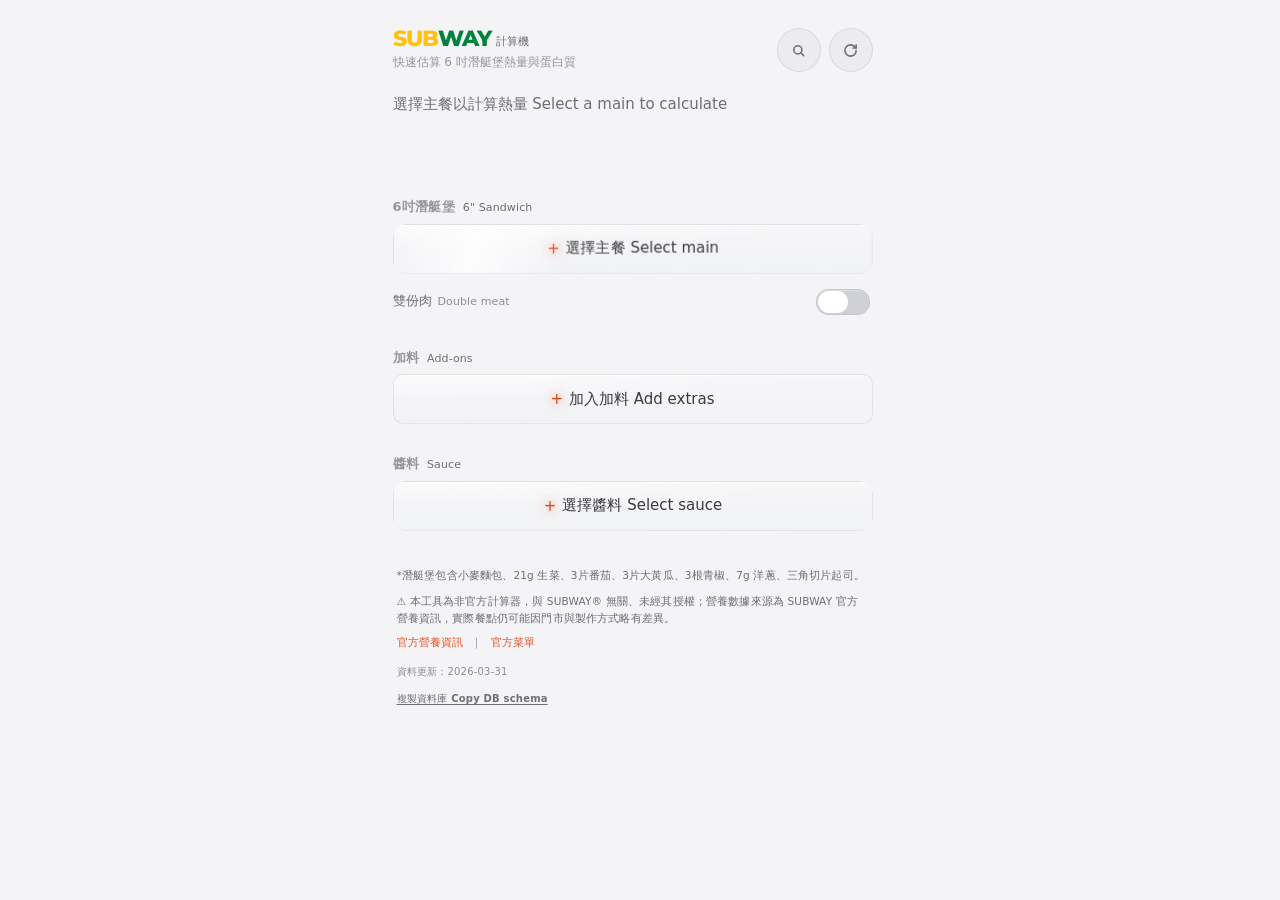
<file: index.html>
<!DOCTYPE html>
<html lang="zh-Hant">
<head>

<meta charset="UTF-8">
<meta name="viewport" content="width=device-width, initial-scale=1, viewport-fit=cover">
<title>Subway calculator</title>
<meta name="description" content="快速估算 6 吋 Subway 潛艇堡熱量與蛋白質的非官方計算器。">

<link rel="icon" href="./favicon.png" type="image/png" />
<link rel="apple-touch-icon" href="./icon-pwa.png" />

<link href="https://fonts.googleapis.com/css2?family=Montserrat:wght@600;700;800&display=swap" rel="stylesheet">
<link rel="stylesheet" href="styles.css?v=20260909f">
</head>

<body>

<main class="app-shell">
<header class="app-header">
  <div>
    <h1 class="logo">
      <span class="sub">SUB</span><span class="way">WAY</span>
      <span class="title-sub">計算機</span>
    </h1>
    <p class="app-tagline">快速估算 6 吋潛艇堡熱量與蛋白質</p>
  </div>
  <div class="top-actions">
    <button type="button" class="icon-symbol-btn" id="historyBtn" aria-label="歷史紀錄 History" title="歷史紀錄 History" onclick="openHistory()" style="display:none;">
      <svg class="icon-symbol-btn__icon" viewBox="0 0 24 24" fill="none" stroke="currentColor" stroke-width="2.5" stroke-linecap="round" stroke-linejoin="round" aria-hidden="true">
        <path d="M3 12a9 9 0 1 0 3-6.7L3 8"/>
        <path d="M3 3v5h5"/>
        <path d="M12 7.5V12l3 1.8"/>
      </svg>
    </button>
    <button type="button" class="icon-symbol-btn" aria-label="搜尋 Search" title="搜尋 Search" onclick="openQuickSearch()">
      <svg class="icon-symbol-btn__icon" viewBox="0 0 24 24" fill="none" stroke="currentColor" stroke-width="2.5" stroke-linecap="round" stroke-linejoin="round" aria-hidden="true">
        <circle cx="11" cy="11" r="6.5"/>
        <line x1="15.7" y1="15.7" x2="20.2" y2="20.2"/>
      </svg>
    </button>
    <button type="button" class="reset-btn" aria-label="重設 Reset" title="重設 Reset" onclick="resetAll()">
      <svg class="reset-btn__icon" viewBox="0 0 24 24" fill="none" stroke="currentColor" stroke-width="2.5" stroke-linecap="round" stroke-linejoin="round" aria-hidden="true">
        <path d="M21 12a9 9 0 1 1-9-9c2.52 0 4.93 1 6.74 2.74L21 8"/>
        <path d="M21 3v5h-5"/>
      </svg>
    </button>
  </div>
</header>

<div class="hero-result" id="heroResult">
  <div class="hero-empty-state" id="heroEmptyState">選擇主餐以計算熱量 Select a main to calculate</div>
  <div class="hero-stats" id="heroStats" style="display:none;">
    <div class="hero-numbers" aria-live="polite" aria-atomic="true">
      <div class="hero-cal-row">
        <span class="hero-cal-val" id="heroCalVal">0</span><span class="hero-cal-unit">kcal</span>
      </div>
      <div class="hero-protein-row">
        <span class="hero-protein-val" id="heroProVal">0</span><span class="hero-protein-label">g 蛋白質</span><span class="hero-efficiency" id="heroEfficiency"></span>
      </div>
    </div>
    <div class="hero-actions">
      <button id="copyShareBtn" class="hero-action-btn hero-action-btn--primary" type="button" aria-label="複製結果 Copy result" title="複製結果 Copy result" onclick="copyResultSummary()">
        <span class="copy-icon-swap">
          <svg class="hero-btn-icon copy-icon-stack" viewBox="0 0 24 24" fill="none" aria-hidden="true">
            <rect x="9" y="9" width="10" height="10" rx="2" stroke="currentColor" stroke-width="2" stroke-linecap="round" stroke-linejoin="round"/>
            <path d="M5 15V5a2 2 0 0 1 2-2h10" stroke="currentColor" stroke-width="2" stroke-linecap="round"/>
          </svg>
          <svg class="hero-btn-icon copy-icon-check" viewBox="0 0 24 24" fill="none" aria-hidden="true">
            <path d="M5 12.5l4.5 4.5L19 7.5" stroke="currentColor" stroke-width="2.4" stroke-linecap="round" stroke-linejoin="round"/>
          </svg>
        </span>
      </button>
      <button id="saveComboBtn" class="hero-action-btn result-save-btn" type="button" aria-label="收藏 Save" title="收藏 Save" onclick="saveCurrentComboFromResult()">
        <svg class="hero-btn-icon" viewBox="0 0 24 24" fill="none" aria-hidden="true">
          <path class="hero-heart-path" stroke="currentColor" stroke-width="2" stroke-linecap="round" stroke-linejoin="round" d="M12 21.35l-1.45-1.32C5.4 15.36 2 12.28 2 8.5 2 5.42 4.42 3 7.5 3c1.74 0 3.41.81 4.5 2.09C13.09 3.81 14.76 3 16.5 3 19.58 3 22 5.42 22 8.5c0 3.78-3.4 6.86-8.55 11.54L12 21.35z"/>
        </svg>
      </button>
    </div>
  </div>
</div>

<div class="builder-panel">

<!-- 主餐 -->
<section class="option-section option-section-main">
<div class="section-head section-head-main">
<div class="section-head-inline">
  <span class="section-title">6吋潛艇堡</span>
  <span class="section-subtitle section-subtitle-inline">6" Sandwich</span>
</div>
</div>
<div id="mainPickerRow" class="section-picker-top">
  <div id="mainPicker" class="picker-field picker-field--placeholder picker-field--plus" role="button" tabindex="0" onclick="openMainPicker()">
    選擇主餐 Select main
  </div>
</div>
<select id="main" onchange="calc()" style="display:none;"></select>
<div class="section-toggle-wrap section-toggle-under">
  <span class="double-meat-label">雙份肉 <span>Double meat</span></span>
  <input type="checkbox" id="double" onchange="calc()"
    onclick="event.stopPropagation()"
    ontouchstart="event.stopPropagation()">
</div>
</section>

<!-- 加料 -->
<section class="option-section">
<div class="section-head section-head-main">
  <div class="section-head-inline">
    <span class="section-title">加料</span>
    <span id="addonLabel" class="section-subtitle section-subtitle-inline">Add-ons</span>
  </div>
</div>
<div id="addonList" style="min-height:0;"></div>
<div id="addonEmptyPicker" class="picker-field picker-field--placeholder picker-field--plus section-picker-top" role="button" tabindex="0" onclick="openAddonPicker(addonActiveGroup)">
  加入加料 Add extras
</div>
<div id="addonSwipeHint" class="swipe-hint" style="display:none;">左滑刪除 Swipe to delete</div>
</section>

<!-- 醬料 -->
<section class="option-section">
<div class="section-head section-head-main">
  <div class="section-head-inline">
    <span class="section-title">醬料</span>
    <span class="section-subtitle section-subtitle-inline">Sauce</span>
  </div>
</div>
<div id="sauce1Row" class="section-picker-top">
  <div id="sauce1Picker" class="picker-field picker-field-fill picker-field--placeholder picker-field--plus" role="button" tabindex="0" onclick="openSauce1Picker()">
    選擇醬料 Select sauce
  </div>
  <span class="sauce-row-kcal" data-role="sauce-kcal" hidden><span data-role="sauce-kcal-num">0</span> kcal<span class="sauce-half-badge" data-role="sauce-half-badge" hidden>½</span></span>
</div>
<input type="hidden" id="sauce1" value="">
  <div id="sauce2EmptyPicker" class="picker-field picker-field--placeholder picker-field--plus stack-gap" role="button" tabindex="0" onclick="addSauce2()" style="display:none;">
    加第二種醬 Add second sauce
  </div>
  <div id="sauce2List" class="stack-gap"></div>
  <div id="sauceSwipeHint" class="swipe-hint" style="display:none;">左滑刪除 Swipe to delete</div>
</section>

<div id="disclaimerDetail" class="footer-detail footer-detail-static">
  <p class="footer-line">*潛艇堡包含小麥麵包、21g 生菜、3片番茄、3片大黃瓜、3根青椒、7g 洋蔥、三角切片起司。</p>
  <p class="footer-line">⚠️ 本工具為非官方計算器，與 SUBWAY® 無關、未經其授權；營養數據來源為 SUBWAY 官方營養資訊，實際餐點仍可能因門市與製作方式略有差異。</p>
  <p class="footer-links">
    <a href="https://subway.com.tw/GoWeb2/include/meals-nutrition.html" target="_blank" rel="noopener noreferrer" class="footer-inline-link">官方營養資訊</a>
    <span class="footer-link-sep">｜</span>
    <a href="https://subway.com.tw/GoWeb2/include/index.php?Page=1&Cate02=%E6%BD%9B%E8%89%87%E5%A0%A1" target="_blank" rel="noopener noreferrer" class="footer-inline-link">官方菜單</a>
  </p>
  <p class="footer-version">資料更新：2026-03-31</p>
  <button type="button" id="exportDbBtn" class="footer-export-btn" onclick="copyDatabaseSchema()"><svg class="footer-export-check" viewBox="0 0 24 24" fill="none" aria-hidden="true"><path d="M5 12.5l4.5 4.5L19 7.5" stroke="currentColor" stroke-width="2.8" stroke-linecap="round" stroke-linejoin="round"/></svg><span class="footer-export-label" id="exportDbLabel">複製資料庫 Copy DB schema</span></button>
</div>
</div>

<!-- 結果 -->
<div class="result" id="result" aria-live="polite"></div>
</main>

<div id="addonModal" class="sheet-modal" role="dialog" aria-modal="true" aria-labelledby="addonModalTitle">
  <div class="sheet-panel" tabindex="-1">
    <div class="sheet-grabber-wrap" aria-hidden="true"><div class="sheet-grabber"></div></div>
    <div id="addonModalTitle" class="modal-panel-title">選擇加料 Select Add-ons</div>
    <div id="addonCategoriesWrapper" class="modal-categories-wrapper">
      <div id="addonModalCategories" class="modal-categories"></div>
    </div>
    <input id="addonSearch" class="modal-search-input" type="text" placeholder="Search" autocomplete="off" oninput="renderAddonItems(addonActiveGroup)">
    <div id="addonItems" class="modal-items"></div>
  </div>
</div>
<div id="mainModal" class="sheet-modal" role="dialog" aria-modal="true" aria-labelledby="mainModalTitle">
  <div class="sheet-panel" tabindex="-1">
    <div class="sheet-grabber-wrap" aria-hidden="true"><div class="sheet-grabber"></div></div>
    <div id="mainModalTitle" class="modal-panel-title">選擇主餐 Select Main</div>
    <div id="mainCategoriesWrapper" class="modal-categories-wrapper">
      <div id="mainModalCategories" class="modal-categories"></div>
    </div>
    <input id="mainSearch" class="modal-search-input" type="text" placeholder="Search" autocomplete="off" oninput="renderMainItems(mainActiveGroup)">
    <div id="mainItems" class="modal-items"></div>
  </div>
</div>
<div id="sauceModal" class="sheet-modal" role="dialog" aria-modal="true" aria-labelledby="sauceModalTitle">
  <div class="sheet-panel" tabindex="-1">
    <div class="sheet-grabber-wrap" aria-hidden="true"><div class="sheet-grabber"></div></div>
    <div id="sauceModalTitle" class="modal-panel-title">選擇醬料 Select Sauce</div>
    <div id="sauceItems" class="modal-items"></div>
  </div>
</div>
<div id="historyModal" class="sheet-modal" role="dialog" aria-modal="true" aria-labelledby="historyModalTitle">
  <div class="sheet-panel" tabindex="-1">
    <div class="sheet-grabber-wrap" aria-hidden="true"><div class="sheet-grabber"></div></div>
    <div class="modal-head-row">
      <div id="historyModalTitle" class="modal-panel-title">歷史紀錄 History</div>
      <button type="button" id="historyClearBtn" class="modal-clear-btn" onclick="clearHistory()">清除 Clear</button>
    </div>
    <div id="historyItems" class="modal-items"></div>
  </div>
</div>
<div id="quickSearchModal" class="sheet-modal" role="dialog" aria-modal="true" aria-labelledby="quickSearchModalTitle">
  <div class="sheet-panel" tabindex="-1">
    <div class="sheet-grabber-wrap" aria-hidden="true"><div class="sheet-grabber"></div></div>
    <div id="quickSearchModalTitle" class="modal-panel-title">快速搜尋 Quick Search</div>
    <input id="quickSearchInput" class="modal-search-input" type="text" placeholder="Search" autocomplete="off" oninput="renderQuickSearchItems()">
    <div id="quickSearchItems" class="modal-items"></div>
  </div>
</div>
<script src="app.js?v=20260909f"></script>
</body>
</html>
</file>
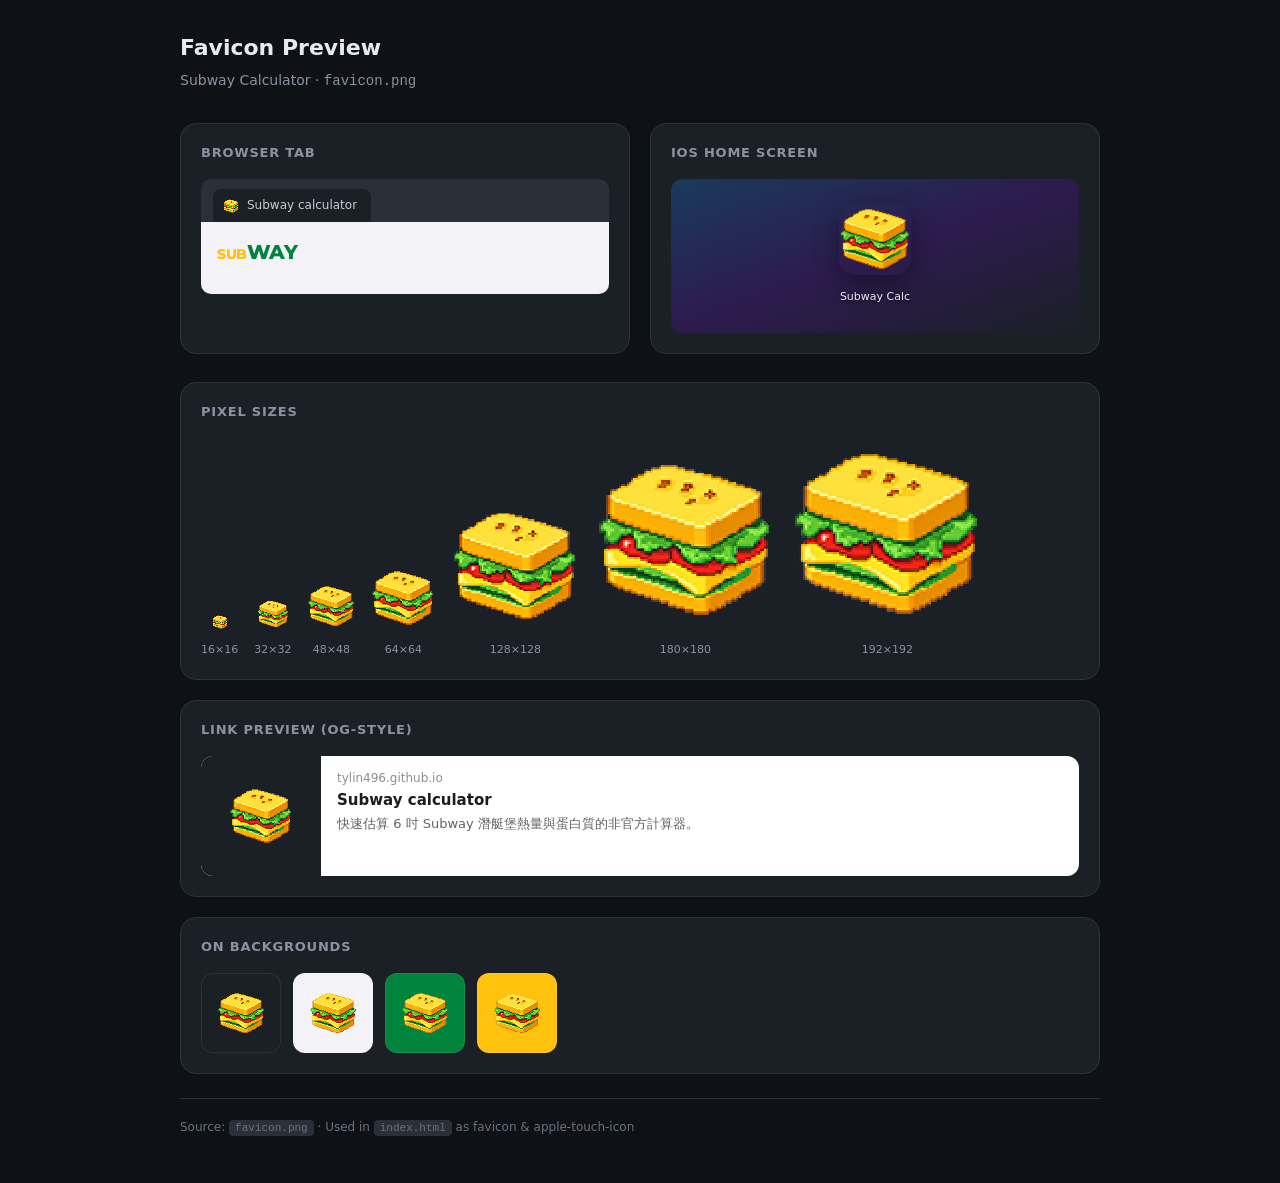
<file: preview.html>
<!DOCTYPE html>
<html lang="zh-Hant">
<head>
  <meta charset="UTF-8">
  <meta name="viewport" content="width=device-width, initial-scale=1">
  <title>Icon Preview — Subway Calculator</title>
  <link href="https://fonts.googleapis.com/css2?family=Montserrat:wght@600;700;800&display=swap" rel="stylesheet">
  <style>
    * { box-sizing: border-box; margin: 0; padding: 0; }
    body {
      font-family: -apple-system, BlinkMacSystemFont, "SF Pro Text", system-ui, sans-serif;
      background: #0e1116;
      color: #e8eaed;
      min-height: 100vh;
      padding: 32px 20px 48px;
      line-height: 1.45;
    }
    .wrap { max-width: 920px; margin: 0 auto; }
    h1 {
      font-size: 22px;
      font-weight: 700;
      margin-bottom: 6px;
    }
    .sub {
      color: #8b93a1;
      font-size: 14px;
      margin-bottom: 32px;
    }
    .grid {
      display: grid;
      grid-template-columns: repeat(auto-fit, minmax(260px, 1fr));
      gap: 20px;
      margin-bottom: 28px;
    }
    .card {
      background: #1b1f26;
      border: 1px solid #2d333d;
      border-radius: 16px;
      padding: 20px;
      overflow: hidden;
    }
    .card h2 {
      font-size: 13px;
      font-weight: 600;
      text-transform: uppercase;
      letter-spacing: 0.06em;
      color: #8b93a1;
      margin-bottom: 16px;
    }
    /* Browser tab */
    .browser {
      background: #2a2f38;
      border-radius: 10px 10px 0 0;
      padding: 10px 12px 0;
    }
    .tab {
      display: inline-flex;
      align-items: center;
      gap: 8px;
      background: #1b1f26;
      border-radius: 8px 8px 0 0;
      padding: 8px 14px 8px 10px;
      font-size: 12px;
      color: #c8cdd4;
      max-width: 100%;
    }
    .tab img {
      width: 16px;
      height: 16px;
      image-rendering: pixelated;
      flex-shrink: 0;
    }
    .tab span {
      white-space: nowrap;
      overflow: hidden;
      text-overflow: ellipsis;
    }
    .browser-body {
      background: #f2f2f7;
      border-radius: 0 0 10px 10px;
      padding: 16px;
      min-height: 72px;
    }
    .mini-logo {
      font-family: Montserrat, sans-serif;
      font-weight: 800;
      font-size: 20px;
      letter-spacing: -0.5px;
    }
    .mini-logo .sub { color: #ffc20e; }
    .mini-logo .way { color: #00843d; }
    /* iOS home screen */
    .ios-wall {
      background: linear-gradient(160deg, #1a3a5c 0%, #2d1b4e 50%, #1b1f26 100%);
      border-radius: 12px;
      padding: 24px 20px 28px;
      text-align: center;
    }
    .ios-icon {
      width: 72px;
      height: 72px;
      border-radius: 16px;
      box-shadow: 0 8px 24px rgba(0,0,0,0.35);
      margin: 0 auto 8px;
    }
    .ios-label {
      font-size: 11px;
      color: rgba(255,255,255,0.92);
      text-shadow: 0 1px 3px rgba(0,0,0,0.5);
    }
    /* Size grid */
    .sizes {
      display: flex;
      flex-wrap: wrap;
      gap: 16px;
      align-items: flex-end;
    }
    .size-item {
      text-align: center;
    }
    .size-item img {
      display: block;
      margin: 0 auto 6px;
      image-rendering: pixelated;
      border-radius: 4px;
    }
    .size-item span {
      font-size: 11px;
      color: #8b93a1;
    }
    /* OG / share card */
    .og-card {
      display: flex;
      background: #fff;
      border-radius: 12px;
      overflow: hidden;
      max-width: 100%;
    }
    .og-thumb {
      width: 120px;
      min-height: 120px;
      background: #1b1f26;
      display: flex;
      align-items: center;
      justify-content: center;
      flex-shrink: 0;
    }
    .og-thumb img {
      width: 64px;
      height: 64px;
      image-rendering: pixelated;
    }
    .og-text {
      padding: 14px 16px;
      color: #1c1c1e;
      min-width: 0;
    }
    .og-text .domain {
      font-size: 12px;
      color: #8e8e93;
      text-transform: lowercase;
    }
    .og-text .title {
      font-size: 15px;
      font-weight: 600;
      margin: 4px 0;
      line-height: 1.3;
    }
    .og-text .desc {
      font-size: 13px;
      color: #636366;
      display: -webkit-box;
      -webkit-line-clamp: 2;
      -webkit-box-orient: vertical;
      overflow: hidden;
    }
    /* Background swatches */
    .swatches {
      display: flex;
      gap: 12px;
      flex-wrap: wrap;
    }
    .swatch {
      width: 80px;
      height: 80px;
      border-radius: 12px;
      display: flex;
      align-items: center;
      justify-content: center;
      border: 1px solid rgba(255,255,255,0.08);
    }
    .swatch img {
      width: 48px;
      height: 48px;
      image-rendering: pixelated;
    }
    .swatch--dark { background: #1b1f26; }
    .swatch--light { background: #f2f2f7; }
    .swatch--green { background: #00843d; }
    .swatch--yellow { background: #ffc20e; }
    .meta {
      margin-top: 24px;
      padding-top: 20px;
      border-top: 1px solid #2d333d;
      font-size: 12px;
      color: #6b7280;
    }
    .meta code {
      background: #2a2f38;
      padding: 2px 6px;
      border-radius: 4px;
      font-size: 11px;
    }
  </style>
</head>
<body>
  <div class="wrap">
    <h1>Favicon Preview</h1>
    <p class="sub">Subway Calculator · <code>favicon.png</code></p>

    <div class="grid">
      <section class="card">
        <h2>Browser tab</h2>
        <div class="browser">
          <div class="tab">
            <img src="favicon.png" alt="" width="16" height="16">
            <span>Subway calculator</span>
          </div>
        </div>
        <div class="browser-body">
          <p class="mini-logo"><span class="sub">SUB</span><span class="way">WAY</span></p>
        </div>
      </section>

      <section class="card">
        <h2>iOS home screen</h2>
        <div class="ios-wall">
          <img class="ios-icon" src="favicon.png" alt="Subway Calc" width="180" height="180">
          <p class="ios-label">Subway Calc</p>
        </div>
      </section>
    </div>

    <section class="card" style="margin-bottom: 20px;">
      <h2>Pixel sizes</h2>
      <div class="sizes" id="sizes"></div>
    </section>

    <section class="card" style="margin-bottom: 20px;">
      <h2>Link preview (OG-style)</h2>
      <div class="og-card">
        <div class="og-thumb">
          <img src="favicon.png" alt="" width="64" height="64">
        </div>
        <div class="og-text">
          <div class="domain">tylin496.github.io</div>
          <div class="title">Subway calculator</div>
          <p class="desc">快速估算 6 吋 Subway 潛艇堡熱量與蛋白質的非官方計算器。</p>
        </div>
      </div>
    </section>

    <section class="card">
      <h2>On backgrounds</h2>
      <div class="swatches">
        <div class="swatch swatch--dark"><img src="favicon.png" alt="" width="48" height="48"></div>
        <div class="swatch swatch--light"><img src="favicon.png" alt="" width="48" height="48"></div>
        <div class="swatch swatch--green"><img src="favicon.png" alt="" width="48" height="48"></div>
        <div class="swatch swatch--yellow"><img src="favicon.png" alt="" width="48" height="48"></div>
      </div>
    </section>

    <p class="meta">
      Source: <code>favicon.png</code> · Used in <code>index.html</code> as favicon &amp; apple-touch-icon
    </p>
  </div>

  <script>
    const sizes = [16, 32, 48, 64, 128, 180, 192];
    const el = document.getElementById('sizes');
    sizes.forEach(px => {
      const item = document.createElement('div');
      item.className = 'size-item';
      item.innerHTML = `<img src="favicon.png" width="${px}" height="${px}" alt="${px}×${px}"><span>${px}×${px}</span>`;
      el.appendChild(item);
    });
  </script>
</body>
</html>
</file>
<file: styles.css>
:root {
  /* Shared with foodbook/LiftOS — see liftos src/shared/styles/tokens.css.
     Kept as the single reskin source; every color below either equals one
     of these or is derived from it, so this app now reads as the same
     design system as the other two, not a same-hue coincidence. */
  --bg: #f4f4f6;
  --bg-card: #ffffff;
  --bg-soft: #ebebf0;
  --ink: #1d1d1f;
  --ink-2: #3a3a3c;
  --ink-3: #6e6e73;
  --ink-4: #8e8e93;
  --rule: rgba(60, 60, 67, .1);
  --rule-strong: rgba(60, 60, 67, .2);
  --accent: #ec5122;
  --accent-strong: #cf491a;
  --good: #2fb24d;
  --bad: #ff383c;
  --scrim-bg: rgba(0, 0, 0, .34);
  --scrim-blur: blur(16px);
  --font-ui: -apple-system, BlinkMacSystemFont, "SF Pro Text", "SF Pro Display", system-ui, sans-serif;
  --radius-card: 14px;
  --radius-sm: 10px;
  --radius-pill: 999px;
  --card-shadow: 0 1px 1px rgba(17, 24, 39, .04), 0 4px 10px -2px rgba(17, 24, 39, .05),
    0 12px 28px -8px rgba(17, 24, 39, .07), 0 28px 60px -32px rgba(17, 24, 39, .09),
    inset 0 1px 0 rgba(255, 255, 255, .92);

  /* Local aliases — every existing rule below keeps referencing these names;
     only their values point at the shared tokens above, so the whole file's
     cascade (incl. the dark-mode / prefers-* overrides further down) recolors
     without touching each individual rule. */
  --ios-green-btn: var(--accent-strong);
  --ios-green-on: #fff5f0;
  --kcal-muted: var(--ink-4);
  --glass-bg: var(--bg-card);
  --glass-border: var(--rule-strong);
  --glass-highlight: rgba(255,255,255,0.62);
  --glass-shadow: var(--card-shadow);
  --glass-blur: 22px;
  --glass-sat: 100%;
  /* 8pt spacing scale */
  --space-1: 4px;
  --space-2: 8px;
  --space-3: 12px;
  --space-4: 16px;
  --space-5: 20px;
  --space-6: 24px;
  --page-bg: var(--bg);
  --html-bg: var(--bg);
  --result-surface: var(--bg-card);
  --result-text: var(--ink);
  --result-border: var(--rule-strong);
  --result-shadow: var(--card-shadow);
  --result-muted: var(--ink-3);
  --result-chevron: rgba(60, 60, 67, 0.42);
  --result-chevron-hover: rgba(28, 28, 30, 0.72);
  --result-row-active: color-mix(in srgb, var(--ink) 5%, transparent);
  --result-breakdown: var(--ink-4);
  --ease-spring: cubic-bezier(0.32, 0.72, 0.22, 1);
  --ease-out-soft: cubic-bezier(0.22, 0.61, 0.36, 1);
  --ease-check-in: cubic-bezier(0.34, 1.45, 0.64, 1);
  --motion-fast: 0.18s;
  --motion-med: 0.32s;
  --motion-slow: 0.42s;
}

html {
  /* iOS Dynamic Type: 1rem tracks the user's system text size on Apple
     devices; other browsers ignore this declaration and keep the 16px base. */
  font: -apple-system-body;
  background: var(--html-bg);
  overflow-x: hidden;
  /* Keep the scrollbar gutter when modal-open locks scrolling, so the page
     doesn't shift horizontally on browsers with classic scrollbars. */
  scrollbar-gutter: stable;
  overscroll-behavior-y: contain;
}

/* html is the page scroller (overflow-x:hidden above stops body overflow
   from propagating to the viewport), so the scroll lock must live here. */
html.modal-open {
  overflow: hidden;
}

body {
  font-family: -apple-system, BlinkMacSystemFont, "SF Pro Text", "SF Pro Display", system-ui, sans-serif;
  background: var(--page-bg);
  margin: 0;
  color: var(--ink);
  line-height: 1.45;
  -webkit-overflow-scrolling: touch;
  touch-action: manipulation;
  overscroll-behavior-y: contain;
  min-height: 100vh;
  padding: max(var(--space-4), env(safe-area-inset-top)) var(--space-4) calc(var(--space-5) + env(safe-area-inset-bottom));
  overflow-x: hidden;
}

body.modal-open {
  overflow: hidden;
}

.logo {
  font-family: 'Montserrat', -apple-system, BlinkMacSystemFont, system-ui;
  font-weight: 800;
  letter-spacing: 0.5px;
  display: flex;
  align-items: baseline;
  -webkit-font-smoothing: antialiased;
  margin: 0;
  font-size: clamp(1.125rem, 5.5vw, 1.375rem);
  line-height: 1;
}

.logo .sub {
  color: #FFC20E;
  letter-spacing: -0.045em;
}

.logo .way {
  color: #00843D;
  letter-spacing: -0.045em;
}

.logo .title-sub {
  color: var(--ink-3);
  letter-spacing: 0;
  font-weight: 500;
  transform: translateY(-1px);
  margin-left: 5px;
  font-size: 0.6875rem;
}

.top-actions {
  top: calc(6px + env(safe-area-inset-top));
  right: 14px;
  z-index: 1200;
  display: flex;
  margin: 0;
  /* Keep the fade transition on the base rule — if it only lives in the
     modal-open rule, closing a sheet snaps the buttons back instantly. */
  transition: opacity var(--motion-fast) ease;
}

.icon-symbol-btn {
  border: none;
  background: transparent;
  box-shadow: none;
  border-radius: 0;
  width: auto;
  height: auto;
  min-width: 44px;
  min-height: 44px;
  padding: 0 2px;
  color: var(--ink-3);
  font-weight: 420;
  display: inline-flex;
  align-items: center;
  justify-content: center;
  transition: color 0.16s ease, transform 0.16s ease, opacity 0.16s ease;
}

.icon-symbol-btn:hover {
  color: var(--ink);
  transform: translateY(-1px);
  filter: none;
}

.icon-symbol-btn:active {
  transform: translateY(0);
}

.reset-btn {
  width: 44px;
  height: 44px;
  padding: 0;
  border-radius: 999px;
  border: 1px solid var(--rule);
  background: var(--bg-soft);
  color: var(--ink-3);
  font-size: 0;
  line-height: 0;
  display: inline-flex;
  align-items: center;
  justify-content: center;
  box-shadow: none;
  backdrop-filter: none;
  -webkit-backdrop-filter: none;
  transition: transform 0.2s ease, color 0.2s ease, border-color 0.2s ease, background 0.2s ease, box-shadow 0.2s ease;
}

.icon-symbol-btn__icon,
.reset-btn__icon {
  flex-shrink: 0;
  display: block;
  pointer-events: none;
  width: 15px;
  height: 15px;
}

.reset-btn:hover {
  color: #ffffff;
  background: color-mix(in srgb, var(--ink) 10%, transparent);
}

.reset-btn:active {
  background: color-mix(in srgb, var(--ink) 16%, transparent);
}

.reset-btn.animating {
  animation: resetBtnSpin 0.38s cubic-bezier(.22,.61,.36,1);
}


.card {
  background: var(--glass-bg);
  border-radius: 28px;
  padding: 20px 18px;
  margin-bottom: 20px;
  box-shadow: var(--glass-shadow), inset 0 1px 0 rgba(255,255,255,0.58);
  border: none;
  position: relative;
  z-index: 0;
  transition: 0.15s ease;
  backdrop-filter: blur(var(--glass-blur)) saturate(var(--glass-sat));
  -webkit-backdrop-filter: blur(var(--glass-blur)) saturate(var(--glass-sat));
}

.card::before {
  content: "";
  position: absolute;
  inset: 1px;
  border-radius: 28px;
  pointer-events: none;
  background: linear-gradient(180deg, var(--glass-highlight) 0%, rgba(255,255,255,0.14) 50%, rgba(255,255,255,0) 100%);
  opacity: 0.86;
}

/* Lean sections: title outside, only picker rows visible */
.option-section {
  margin-bottom: 20px;
}

.option-section-main {
  margin-bottom: 14px;
}


.section-head-main {
  display: flex;
  justify-content: space-between;
  align-items: center;
}

.section-head-inline {
  display: flex;
  align-items: baseline;
  gap: 8px;
  min-width: 0;
  flex-wrap: wrap;
  row-gap: var(--space-1);
  column-gap: var(--space-2);
}

.section-toggle-wrap {
  display: flex;
  align-items: center;
  gap: 8px;
  line-height: 1;
}


.section-picker-top {
  margin-top: var(--space-2);
  position: relative;
}

.swipe-row.row-enter {
  animation: rowEnterPop 0.28s cubic-bezier(.2,.7,.2,1);
}

@keyframes rowEnterPop {
  0% {
    opacity: 0;
    transform: translateY(8px) scale(0.986);
  }
  65% {
    opacity: 1;
    transform: translateY(-1px) scale(1.003);
  }
  100% {
    opacity: 1;
    transform: translateY(0) scale(1);
  }
}

/* 06 Sauce split — kcal readout overlaid on the right edge of a sauce row */
.sauce-row-kcal {
  position: absolute;
  right: 14px;
  top: 50%;
  transform: translateY(-50%);
  font-size: 0.75rem;
  color: var(--ink-4);
  font-variant-numeric: tabular-nums;
  display: flex;
  align-items: center;
  gap: 5px;
  pointer-events: none;
}

.sauce-row-kcal[hidden] {
  display: none;
}

.sauce-half-badge {
  display: inline-flex;
  align-items: center;
  justify-content: center;
  min-width: 22px;
  height: 22px;
  border-radius: 999px;
  background: rgba(236,81,34,0.12);
  border: 1px solid rgba(236,81,34,0.3);
  color: #cf491a;
  font-size: 0.6875rem;
  font-weight: 700;
}

.sauce-half-badge[hidden] {
  display: none;
}

.section-title {
  color: rgba(47,51,60,0.92);
  line-height: 1.26;
  font-size: 0.8125rem;
  font-weight: 600;
  opacity: 0.52;
  letter-spacing: 0.02em;
  text-transform: uppercase;
}

.section-subtitle {
  color: var(--result-muted);
  font-size: 0.6875rem;
  font-weight: 400;
  line-height: 1.34;
  letter-spacing: 0.01em;
}

.section-subtitle-inline {
  white-space: nowrap;
}

label {
  font-size: 1.0625rem;
  font-weight: 600;
  margin-bottom: 6px;
  color: #1c1c1e;
  display: flex;
  align-items: center;
}

select {
  width: 100%;
  margin-top: 12px;
  padding: 14px;
  border-radius: 28px;
  border: 1px solid #e5e5ea;
  background: #f9f9f9;
  color: #000;
  font-size: 1.0625rem;
  line-height: 1.4;
  min-height: 48px;
  appearance: none;
  -webkit-appearance: none;
  position: relative;
  z-index: 1;
  font-weight: 400;
  transition: all 0.15s ease;
  cursor: pointer;
  transform-origin: center;
  -webkit-tap-highlight-color: transparent;
  background-image: url("data:image/svg+xml;utf8,<svg fill='%238e8e93' height='20' viewBox='0 0 20 20' width='20' xmlns='http://www.w3.org/2000/svg'><path d='M5 7l5 5 5-5z'/></svg>");
  background-repeat: no-repeat;
  background-position: right 12px center;
  background-size: 16px;
}
select option {
  font-size: 1.0625rem;
}

select:hover {
  background-color: #fff;
  border-color: #d1d1d6;
}
select:active {
  background: #fff;
}

button:hover {
  filter: brightness(1.05);
}
button:active {
  filter: brightness(0.95);
  transition: none;
}

button:focus-visible,
.picker-field:focus-visible {
  outline: 3px solid rgba(236,81,34,0.38);
  outline-offset: 3px;
}

select:focus {
  outline: none;
  border-color: var(--ios-green-btn);
  box-shadow: 0 0 0 2px rgba(207,73,26,0.22);
}

select:focus-visible {
  box-shadow: 0 0 0 2px rgba(207,73,26,0.22);
}

.picker-field {
  color: rgba(40,49,63,0.92);
  font-size: 1.0625rem;
  line-height: 1.3;
  display: flex;
  align-items: center;
  cursor: pointer;
  position: relative;
  overflow: hidden;
  -webkit-tap-highlight-color: transparent;
}

.picker-field:active {
  transform: scale(0.986);
}

.picker-field:not(.picker-field--plus) {
  padding-right: 12px;
}

.picker-field:not(.picker-field--plus)::after {
  content: none;
}

.picker-field::before {
  content: none;
}

.picker-field-fill {
  flex: 1;
}

.picker-field--placeholder {
  color: rgba(123,131,146,0.9);
}

.picker-field--plus {
  justify-content: center;
  text-align: center;
  letter-spacing: 0;
}

.picker-bilingual {
  flex: 1;
  min-width: 0;
  overflow: hidden;
  text-overflow: ellipsis;
  white-space: nowrap;
  line-height: 1.28;
}

.picker-zh-inline {
  line-height: 1.28;
  letter-spacing: 0.005em;
}

.picker-en-inline {
  color: rgba(94,103,119,0.88);
  font-size: 0.82em;
  letter-spacing: 0.01em;
  line-height: 1.28;
  white-space: nowrap;
}

.picker-field.picker-field--plus {
  background:
    linear-gradient(180deg, rgba(255,255,255,0.26) 0%, rgba(230,236,245,0.16) 100%),
    radial-gradient(125% 125% at 8% -20%, rgba(255,255,255,0.68) 0%, rgba(255,255,255,0) 62%);
  box-shadow: inset 0 1px 0 rgba(255,255,255,0.62);
}

.modal-search-input {
  width: 100%;
  max-width: 100%;
  box-sizing: border-box;
  margin: var(--space-2) 0 var(--space-3);
  padding: 10px 12px 10px 44px;
  border: 1px solid rgba(170,174,182,0.56);
  background-color: transparent;
  background-image: url("data:image/svg+xml;utf8,<svg xmlns='http://www.w3.org/2000/svg' viewBox='0 0 24 24'><circle cx='11' cy='11' r='6.5' stroke='%236a6f78' stroke-width='2.8' fill='none'/><line x1='15.7' y1='15.7' x2='20.2' y2='20.2' stroke='%236a6f78' stroke-width='2.8' stroke-linecap='round'/></svg>");
  background-repeat: no-repeat;
  background-position: 12px center;
  background-size: 18px 18px;
  color: var(--ink);
  font-size: 1rem;
  outline: none;
  backdrop-filter: blur(12px) saturate(130%);
  -webkit-backdrop-filter: blur(12px) saturate(130%);
}

.modal-search-input:focus,
.modal-search-input:focus-visible {
  outline: none;
  border-color: rgba(120,126,138,0.62);
  background-color: rgba(35,41,51,0.07);
  box-shadow: inset 0 0 0 1px rgba(35,41,51,0.1);
}

.modal-item-title {
  font-weight: 500;
  line-height: 1.3;
  letter-spacing: 0.005em;
}

.modal-item-title.modal-title-break {
  display: flex;
  flex-direction: column;
  align-items: flex-start;
  gap: 2px;
}

.modal-zh-inline {
  color: inherit;
  line-height: 1.28;
}

.modal-panel-title {
  font-size: 1rem;
  font-weight: 650;
  line-height: 1.3;
  margin-bottom: 8px;
  color: rgba(98,104,116,0.9);
}

.modal-head-row {
  display: flex;
  align-items: baseline;
  justify-content: space-between;
  gap: 10px;
}

.modal-clear-btn {
  flex: none;
  border: none;
  background: transparent;
  color: var(--ink-3);
  font-size: 0.8125rem;
  font-weight: 600;
  padding: 2px 4px;
  margin-bottom: 8px;
  cursor: pointer;
  -webkit-tap-highlight-color: transparent;
}

.modal-clear-btn:active {
  opacity: 0.55;
}

.history-item-extras {
  margin-top: 3px;
  font-size: 0.75rem;
  line-height: 1.35;
  color: var(--ink-3);
  font-weight: 400;
}

.modal-en-inline {
  color: inherit;
  margin-left: 4px;
  font-size: 0.88em;
  letter-spacing: 0;
  line-height: 1.3;
  display: inline-block;
  transform: translateY(0.5px);
}

.modal-en-break {
  display: block;
  color: inherit;
  font-size: 0.88em;
  line-height: 1.3;
  letter-spacing: 0.01em;
  margin-top: 2px;
}

.item-protein {
  font-size: 0.6875rem;
  color: var(--kcal-muted);
  display: inline;
}

.item-efficiency {
  font-size: 0.6875rem;
  color: var(--kcal-muted);
  display: block;
}

.modal-recent-hint {
  font-size: 0.625rem;
  color: var(--ink-3);
  padding: 6px 12px 6px;
  letter-spacing: 0.2px;
  line-height: 1;
}

.modal-recent-shortcuts {
  padding: 4px 12px 10px;
  border-bottom: 1px solid var(--rule);
  margin-bottom: 2px;
}

.modal-recent-row {
  display: flex;
  gap: 8px;
  overflow-x: auto;
  padding-bottom: 2px;
  scrollbar-width: none;
  -ms-overflow-style: none;
}

.modal-recent-row::-webkit-scrollbar {
  display: none;
}

.modal-recent-btn {
  border: 1px solid rgba(207,73,26,0.35);
  background: rgba(207,73,26,0.1);
  color: #cf491a;
  border-radius: 999px;
  font-size: 0.75rem;
  font-weight: 600;
  padding: 6px 10px;
  white-space: nowrap;
  min-height: 34px;
}

.swipe-hint {
  font-size: 0.6875rem;
  color: var(--ink-3);
  margin-top: var(--space-2);
  margin-bottom: var(--space-1);
}

.picker-select-flash {
  animation: pickerSelectFlash 0.26s cubic-bezier(.22,.61,.36,1);
}

.picker-soft-appear {
  animation: pickerSoftAppear 0.24s cubic-bezier(.22,.61,.36,1);
}

@keyframes pickerSelectFlash {
  0% {
    transform: scale(1);
    box-shadow: 0 0 0 0 rgba(255,122,69,0);
  }
  45% {
    transform: scale(0.995);
    box-shadow: 0 0 0 3px rgba(255,122,69,0.16);
  }
  100% {
    transform: scale(1);
    box-shadow: 0 0 0 0 rgba(255,122,69,0);
  }
}

@keyframes pickerSoftAppear {
  0% {
    opacity: 0;
    transform: translateY(6px) scale(0.995);
  }
  100% {
    opacity: 1;
    transform: translateY(0) scale(1);
  }
}

/* Peek animation: hint at swipe-to-delete on first item */
@keyframes swipePeek {
  0%   { transform: translateX(0); }
  18%  { transform: translateX(-62px); }
  62%  { transform: translateX(-62px); }
  82%  { transform: translateX(4px); }
  100% { transform: translateX(0); }
}
.swipe-row.peek-hint .picker-field {
  animation: swipePeek 0.9s cubic-bezier(.36,.07,.19,.97) 0.55s both;
  pointer-events: none;
}
.swipe-row.peek-hint .swipe-clear-btn {
  opacity: 1 !important;
  pointer-events: none;
}

.swipe-row.removing {
  pointer-events: none;
  will-change: transform, opacity;
  animation: rowDeleteOut 0.34s cubic-bezier(.20,.72,.28,1) forwards;
}

.swipe-row.removing .picker-field {
  opacity: 0.9;
  will-change: transform, opacity, filter;
  animation: deletePopField 0.34s cubic-bezier(.20,.72,.28,1) forwards;
}

.swipe-row.removing .swipe-clear-btn {
  opacity: 0;
  transition: opacity 0.18s ease;
}

.swipe-row {
  position: relative;
  overflow: hidden;
  border-radius: 14px;
  isolation: isolate;
}

.swipe-row .picker-field {
  width: 100%;
  box-sizing: border-box;
  transition: transform 0.22s cubic-bezier(.22,.61,.36,1);
  touch-action: pan-y;
  position: relative;
  z-index: 2;
  will-change: transform;
}

.swipe-row.swipe-dragging .picker-field {
  transition: none;
}

body.swipe-dragging {
  user-select: none;
  -webkit-user-select: none;
  cursor: grabbing;
}

.swipe-clear-btn {
  position: absolute;
  right: 0;
  top: 0;
  bottom: 0;
  left: 0;
  /* Reveal slides the full-width button in from the right via --swipeShift
     (compositor-only transform) instead of animating width, which would
     force layout on every drag frame. The label counter-translates so it
     stays pinned at the row's right edge. */
  transform: translateX(var(--swipeShift, 100%));
  height: auto;
  border: 1px solid rgba(255,255,255,0.44);
  background:
    linear-gradient(180deg, rgba(255,255,255,0.28) 0%, rgba(230,236,245,0.18) 100%),
    radial-gradient(120% 120% at 8% -20%, rgba(255,255,255,0.7) 0%, rgba(255,255,255,0) 62%);
  box-shadow: inset 0 1px 0 rgba(255,255,255,0.62);
  font-size: 0.9375rem;
  font-weight: 600;
  letter-spacing: 0.01em;
  backdrop-filter: blur(22px) saturate(146%);
  -webkit-backdrop-filter: blur(22px) saturate(146%);
  opacity: 0;
  pointer-events: none;
  transition: opacity 0.18s ease, transform 0.08s ease, padding-left 0.14s ease,
              background 0.16s ease, border-radius 0.14s ease;
  z-index: 1;
  overflow: hidden;
  white-space: nowrap;
  display: inline-flex;
  align-items: center;
  justify-content: flex-end;
  padding: 0 16px;
  --clearLabelOpacity: 0;
  color: rgba(255,56,60,var(--clearLabelOpacity));
  min-height: 44px;
  border-radius: var(--radius-card);
}

.swipe-clear-label {
  display: inline-flex;
  align-items: center;
  transform: translateX(calc(-1 * var(--swipeShift, 0px)));
  transition: transform 0.08s ease;
  will-change: transform;
}

/* Commit state: full row width, label left-aligned, intense red */
.swipe-clear-btn.swipe-commit {
  justify-content: flex-start;
  padding-left: 22px;
  border-radius: var(--radius-card);
  background: linear-gradient(135deg, var(--bad) 0%, color-mix(in srgb, var(--bad) 82%, black) 100%);
  border-color: rgba(255,120,100,0.4);
  box-shadow: inset 0 1px 0 rgba(255,200,190,0.3), 0 2px 12px rgba(199,58,51,0.35);
  --clearLabelOpacity: 1;
  color: #fff;
}

.swipe-row.swipe-dragging .swipe-clear-btn,
.swipe-row.swipe-dragging .swipe-clear-label {
  transition: none;
}

.swipe-row.swiped .swipe-clear-btn {
  opacity: 1;
  pointer-events: auto;
}

.swipe-row:not(.has-swipe-value) .swipe-clear-btn {
  opacity: 0 !important;
  pointer-events: none !important;
  --swipeShift: 100% !important;
}

@media (hover: hover) and (pointer: fine) {
  .swipe-hint {
    display: none !important;
  }
}

@keyframes rowDeleteOut {
  0% {
    opacity: 1;
    transform: translateX(0) scale(1);
  }
  35% {
    opacity: 0.92;
    transform: translateX(-16px) scale(0.998);
  }
  100% {
    opacity: 0;
    transform: translateX(-72px) scale(0.99);
  }
}

@keyframes deletePopField {
  0% {
    opacity: 1;
    transform: scale(1);
    filter: saturate(1);
  }
  45% {
    opacity: 0.78;
    transform: translateX(-8px) scale(0.998);
    filter: saturate(0.95);
  }
  100% {
    opacity: 0.38;
    transform: translateX(-14px) scale(0.995);
    filter: saturate(0.88);
  }
}

#addonList .addon-row .picker-field {
  margin-top: 0;
  font-weight: 400;
}

.footer-detail {
  font-size: 0.65625rem;
  color: var(--ink-3);
  line-height: 1.68;
  letter-spacing: 0.15px;
  margin-top: 8px;
}

.footer-detail-static {
  margin-top: 0;
  padding: var(--space-1) var(--space-1) 0;
  overflow-wrap: anywhere;
}

.footer-line,
.footer-links,
.footer-version {
  margin: 0;
}

.footer-version {
  font-size: 0.625rem;
  color: var(--ink-4);
  letter-spacing: 0.2px;
}

.footer-line {
  font-weight: 520;
}

.footer-line + .footer-line,
.footer-line + .footer-links {
  margin-top: 8px;
}

.footer-links {
  display: flex;
  align-items: center;
  gap: 8px;
  flex-wrap: wrap;
  line-height: 1.3;
}

.footer-links + .footer-version {
  margin-top: 14px;
}

.footer-link-sep {
  color: var(--ink-4);
  font-size: 0.6875rem;
}


.footer-inline-link {
  color: var(--accent);
  text-decoration: none;
  font-weight: 580;
}

.footer-export-btn {
  display: block;
  margin-top: 10px;
  padding: 0;
  background: none;
  border: none;
  font: inherit;
  font-size: 0.625rem;
  font-weight: 580;
  letter-spacing: 0.2px;
  color: var(--ink-3);
  cursor: pointer;
  transition: color 0.12s ease;
}

.footer-export-label {
  text-decoration: underline;
  text-underline-offset: 2px;
}

/* No border or fill to tint here, so this button confirms with the accent
   colour and the same check mark the hero copy button springs in. */
.footer-export-btn.copied {
  color: var(--ios-green-btn);
}

.footer-export-check {
  display: none;
  width: 9px;
  height: 9px;
  margin-right: 3px;
  vertical-align: -1px;
  transform-origin: center;
}

.footer-export-btn.copied .footer-export-check {
  display: inline-block;
  animation: copyCheckIn 0.48s var(--ease-check-in);
}

.result {
  position: fixed;
  z-index: 9999;
  background: var(--result-surface);
  font-size: 1.125rem;
  font-weight: 600;
  color: var(--result-text);
  border: 1px solid var(--result-border);
  backdrop-filter: none;
  -webkit-backdrop-filter: none;
  overflow: hidden;
  opacity: 0;
  visibility: hidden;
  pointer-events: none;
  transform: translateY(22px) translateZ(0);
  transition:
    opacity var(--motion-med) var(--ease-out-soft),
    transform var(--motion-slow) var(--ease-spring),
    box-shadow var(--motion-fast) ease,
    visibility 0s linear var(--motion-med);
}

.result.is-shown {
  opacity: 1;
  visibility: visible;
  pointer-events: auto;
  transform: translateY(0) translateZ(0);
  transition:
    opacity var(--motion-med) var(--ease-out-soft),
    transform var(--motion-slow) var(--ease-spring),
    box-shadow var(--motion-fast) ease,
    visibility 0s;
}

.result.pop {
  animation: resultPopIn 0.34s cubic-bezier(.22,.61,.36,1);
}

@keyframes resultPopIn {
  0% {
    transform: translateY(14px) scale(0.97);
    opacity: 0.45;
  }
  65% {
    transform: translateY(-3px) scale(1.01);
    opacity: 1;
  }
  100% {
    transform: translateY(0) scale(1);
    opacity: 1;
  }
}
button {
  -webkit-tap-highlight-color: transparent;
}


.result::before {
  /* removed decorative gradient overlay */
}

/* .result.update removed */

.result strong {
  font-size: inherit;
  color: #ec5122;
}


.result-save-btn:disabled {
  pointer-events: none;
  opacity: 0.32;
  cursor: default;
}

.result-summary-efficiency {
  color: var(--result-muted);
}

.modal-checkmark {
  color: var(--ios-green-btn);
  font-size: 0.875rem;
  font-weight: 800;
  min-width: 14px;
  text-align: center;
  flex: 0 0 14px;
}

.modal-item-meta-wrap {
  display: flex;
  align-items: center;
  justify-content: flex-end;
  gap: 8px;
  flex: 0 0 auto;
  min-width: 92px;
}

.modal-item-meta-wrap--efficiency {
  min-width: 112px;
}

.modal-item-kcal {
  font-size: 0.75rem;
  color: var(--kcal-muted);
  white-space: nowrap;
  text-align: right;
  line-height: 1.2;
}

.modal-item-kcal--efficiency {
  white-space: normal;
  line-height: 1.35;
}

.copy-toast {
  position: fixed;
  left: 50%;
  bottom: calc(110px + env(safe-area-inset-bottom));
  transform: translateX(-50%) translateY(8px);
  background: rgba(28,30,36,0.92);
  color: #f7f8fb;
  padding: 8px 12px;
  border-radius: 10px;
  font-size: 0.75rem;
  font-weight: 600;
  opacity: 0;
  pointer-events: none;
  transition: opacity 0.16s ease, transform 0.16s ease;
  z-index: 11000;
}

/* Every list panel shares .modal-items, so one token-based rule covers them
   all. These rows used to set the border inline from JS at a fixed #eee, with
   this rule overriding four of the five containers by !important; the history
   list was not on the list and kept a near-white divider in dark mode. */
.modal-items > div {
  border-bottom: 1px solid var(--rule);
}

.copy-toast.show {
  opacity: 1;
  transform: translateX(-50%) translateY(0);
  animation: toastIn 0.36s var(--ease-spring);
}

/* Only a toast offering an action takes pointer events; a plain one stays
   inert so it never swallows a tap meant for the controls beneath it. */
.copy-toast--action {
  display: flex;
  align-items: center;
  gap: 10px;
}

.copy-toast--action.show {
  pointer-events: auto;
}

.copy-toast__action {
  padding: 0;
  border: none;
  background: none;
  font: inherit;
  font-weight: 700;
  color: #ff9068;
  cursor: pointer;
  -webkit-tap-highlight-color: transparent;
}

.copy-toast__action:active {
  opacity: 0.6;
}

@keyframes toastIn {
  0% {
    opacity: 0;
    transform: translateX(-50%) translateY(10px) scale(0.96);
  }
  100% {
    opacity: 1;
    transform: translateX(-50%) translateY(0) scale(1);
  }
}

body.resetting .card {
  animation: resetCardBounce 0.34s cubic-bezier(.22,.61,.36,1);
}

body.resetting .option-section {
  animation: resetCardBounce 0.34s cubic-bezier(.22,.61,.36,1);
}

@keyframes resetCardBounce {
  0% { transform: translateY(0) scale(1); opacity: 1; }
  45% { transform: translateY(6px) scale(0.992); opacity: 0.88; }
  100% { transform: translateY(0) scale(1); opacity: 1; }
}

@keyframes resetBtnSpin {
  0% { transform: rotate(0deg) scale(1); }
  45% { transform: rotate(-24deg) scale(0.95); }
  100% { transform: rotate(0deg) scale(1); }
}
/* iOS style switch */
input[type="checkbox"] {
  appearance: none;
  -webkit-appearance: none;
  width: 54px;
  height: 26px;
  background: #cfd1d7;
  border: 1px solid rgba(0,0,0,0.06);
  border-radius: 999px;
  overflow: hidden;
  position: relative;
  outline: none;
  cursor: pointer;
  transition: background 0.2s ease, border-color 0.2s ease, box-shadow 0.2s ease, transform 0.18s ease;
  box-shadow: inset 0 1px 1px rgba(255,255,255,0.35);
}

input[type="checkbox"]::after {
  content: "";
  position: absolute;
  width: 30px;
  height: 22px;
  background: #fff;
  border-radius: 999px;
  top: 1px;
  left: 1px;
  transition: transform 0.24s cubic-bezier(.22,.61,.36,1), box-shadow 0.24s ease;
  box-shadow: none;
}

input[type="checkbox"]:checked {
  background: var(--ios-green-btn);
  animation: toggleTrackPop 0.22s cubic-bezier(.22,.61,.36,1);
}

input[type="checkbox"]:checked::after {
  transform: translateX(20px);
  box-shadow: none;
}

input[type="checkbox"]:active::after {
  transform: scale(1.04);
}

input[type="checkbox"]:checked:active::after {
  transform: translateX(20px) scale(1.04);
}

input[type="checkbox"]:active {
  transform: scale(0.985);
}

@keyframes toggleTrackPop {
  0% { transform: scale(1); }
  55% { transform: scale(1.03); }
  100% { transform: scale(1); }
}

#sauce2Container {
  opacity: 0;
  transform: translateY(-4px);
  transition: all 0.2s ease;
}
#sauce2Container.show {
  opacity: 1;
  transform: translateY(0);
}

@media (prefers-color-scheme: dark) {
  :root {
    --bg: #1a1a1a;
    --bg-card: rgba(30, 30, 33, .86);
    --bg-soft: #2c2c2e;
    --ink: #f5f5f7;
    --ink-2: #c7c7cc;
    --ink-3: #98989d;
    --ink-4: #8e8e93;
    --rule: rgba(235, 235, 245, .14);
    --rule-strong: rgba(235, 235, 245, .26);
    --accent: #ff7a45;
    --accent-strong: #e85f28;
    --good: #4ad968;
    --bad: #ff4245;
    --scrim-bg: rgba(0, 0, 0, .5);
    --card-shadow: 0 1px 1px rgba(0, 0, 0, .4), 0 8px 22px -6px rgba(0, 0, 0, .42),
      0 22px 50px -18px rgba(0, 0, 0, .5), inset 0 1px 0 rgba(255, 255, 255, .05);

    --page-bg: #0b1119;
    --html-bg: #070a0f;
    --result-surface: var(--bg-card);
    --result-text: var(--ink);
    --result-border: var(--rule-strong);
    --result-shadow: var(--card-shadow);
    --result-muted: var(--ink-3);
    --result-chevron: #A5AFBF;
    --result-chevron-hover: #C2CAD8;
    --result-row-active: color-mix(in srgb, var(--ink) 8%, transparent);
    --result-breakdown: var(--ink-4);
  }

  html {
    background: var(--html-bg);
  }

  body {
    background:
      radial-gradient(circle at 72% 42%, rgba(85,144,105,0.28) 0%, rgba(85,144,105,0.14) 18%, rgba(85,144,105,0) 38%),
      radial-gradient(circle at 78% 92%, rgba(198,181,42,0.2) 0%, rgba(198,181,42,0.1) 16%, rgba(198,181,42,0) 34%),
      linear-gradient(145deg, #070a0f 0%, #0b1119 44%, #030507 100%);
    color: #F2F2F7;
    --kcal-muted: rgba(186,191,202,0.76);
    --glass-bg: rgba(54,62,74,0.42);
    --glass-border: rgba(221,232,246,0.24);
    --glass-highlight: rgba(255,255,255,0.18);
    --glass-shadow: 0 18px 46px rgba(0,0,0,0.42), inset 0 1px 0 rgba(255,255,255,0.18);
    --glass-blur: 30px;
    --glass-sat: 145%;
  }

  .card {
    background:
      linear-gradient(135deg, rgba(255,255,255,0.12) 0%, rgba(255,255,255,0.04) 42%, rgba(118,150,172,0.1) 100%),
      var(--glass-bg);
    border: 1px solid var(--glass-border);
    border-radius: 28px;
    box-shadow: var(--glass-shadow);
    backdrop-filter: blur(var(--glass-blur)) saturate(var(--glass-sat));
    -webkit-backdrop-filter: blur(var(--glass-blur)) saturate(var(--glass-sat));
  }

  select {
    background: #34363d;
    color: #fff;
    border: 1px solid #4a4d56;
  }

  select:hover {
    background: #3a3d45;
  }

  label {
    color: #f2f2f7;
  }

  .section-title {
    color: rgba(242,242,247,0.94);
  }

  .section-subtitle {
    color: rgba(159,165,178,0.88);
  }

  .logo .title-sub {
    color: #aaa;
  }

  .reset-btn {
    background: rgba(118,120,125,0.48);
    color: #f4f4f2;
    box-shadow: none;
    backdrop-filter: blur(6px);
    -webkit-backdrop-filter: blur(6px);
  }

  .reset-btn:hover {
    background: rgba(132,134,139,0.56);
    color: #f4f4f2;
  }

  .reset-btn:active {
    background: rgba(106,108,113,0.58);
    color: #f4f4f2;
  }

  .icon-symbol-btn {
    color: #c8cad1;
  }

  .icon-symbol-btn:hover {
    color: #eceef2;
  }

  .double-meat-label {
    color: #b8bbc3;
  }

  input[type="checkbox"] {
    background: #5a5d66;
    border-color: rgba(255,255,255,0.08);
    box-shadow: inset 0 1px 1px rgba(255,255,255,0.06);
  }

  input[type="checkbox"]::after {
    background: #fff;
  }

  .picker-field:not(.picker-field--plus)::after {
    color: rgba(167,172,181,0.86);
  }

  .picker-en-inline {
    color: rgba(168,174,185,0.9);
    font-size: 0.82em;
    line-height: 1.28;
  }

  .picker-field::before {
    content: none;
  }

  .footer-detail {
    color: #969ead;
  }

  .footer-link-sep {
    color: #5a6170;
  }

  .footer-version {
    color: #767f91;
  }

  .modal-search-input {
    background-color: transparent;
    background-image: url("data:image/svg+xml;utf8,<svg xmlns='http://www.w3.org/2000/svg' viewBox='0 0 24 24'><circle cx='11' cy='11' r='6.5' stroke='%23f2f2f7' stroke-width='2.8' fill='none'/><line x1='15.7' y1='15.7' x2='20.2' y2='20.2' stroke='%23f2f2f7' stroke-width='2.8' stroke-linecap='round'/></svg>");
    color: #f2f2f7;
    border-color: rgba(171,175,184,0.28);
    background-repeat: no-repeat;
    background-position: 12px center;
    background-size: 18px 18px;
    backdrop-filter: blur(14px) saturate(150%);
    -webkit-backdrop-filter: blur(14px) saturate(150%);
  }

  .modal-search-input:focus,
  .modal-search-input:focus-visible {
    outline: none;
    border-color: rgba(200,204,212,0.42);
    background-color: rgba(255,255,255,0.09);
    box-shadow: inset 0 0 0 1px rgba(255,255,255,0.12);
  }

  .modal-search-input::placeholder {
    color: #9aa0ad;
  }

  .modal-panel-title {
    color: rgba(170,176,186,0.9);
  }

  .modal-recent-hint {
    color: #9aa0ad;
  }

  .modal-recent-shortcuts {
    border-bottom-color: #2f3440;
  }

  .modal-recent-btn {
    color: #ff7a45;
    border-color: rgba(255,122,69,0.35);
    background: rgba(255,122,69,0.14);
  }

  .swipe-hint {
    color: #8f96a4;
  }

  .swipe-clear-btn {
    border: 1px solid rgba(255,255,255,0.16);
    background:
      linear-gradient(180deg, rgba(106,110,118,0.4) 0%, rgba(82,86,95,0.34) 100%),
      radial-gradient(120% 120% at 8% -20%, rgba(255,255,255,0.08) 0%, rgba(255,255,255,0) 62%);
    box-shadow: inset 0 1px 0 rgba(255,255,255,0.12);
    color: rgba(255,66,69,var(--clearLabelOpacity));
    --clearLabelOpacity: 0;
  }
  .swipe-clear-btn.swipe-commit {
    background: linear-gradient(135deg, var(--bad) 0%, color-mix(in srgb, var(--bad) 82%, black) 100%);
    border-color: rgba(255,120,100,0.3);
    box-shadow: inset 0 1px 0 rgba(255,180,170,0.2), 0 2px 12px rgba(185,45,35,0.45);
    color: #fff;
  }

  .footer-inline-link {
    color: #ff7a45;
  }

  .footer-export-btn {
    color: #767f91;
  }

  .modal-checkmark {
    color: #ff7a45;
  }

  .copy-toast {
    background: rgba(9,10,13,0.95);
    border: 1px solid #3b404b;
    color: #f2f2f7;
  }

}

/* UX refresh */
* {
  box-sizing: border-box;
}


/* no sticky bar — no extra bottom padding needed */

.app-shell {
  width: 100%;
  max-width: 1020px;
  margin: 0 auto;
  transition: transform var(--motion-slow) var(--ease-spring), border-radius var(--motion-slow) ease, filter var(--motion-slow) ease;
}

.app-header {
  display: flex;
  align-items: flex-start;
  justify-content: space-between;
  gap: var(--space-3);
  margin: 0 0 var(--space-2);
  padding-right: 0;
}

.app-header > div:first-child {
  min-width: 0;
}

.top-actions {
  min-width: max-content;
}



.app-tagline {
  margin: var(--space-1) 0 0;
  color: var(--ink-3);
  font-size: 0.75rem;
  font-weight: 500;
  letter-spacing: 0;
  opacity: 0.7;
}

.top-actions {
  position: static;
  flex-direction: row;
  align-items: center;
  gap: var(--space-2);
  flex: 0 0 auto;
}

/* ── Hero result ── */
.hero-result {
  padding: 8px 0 16px;
  /* Reserve the full stats height so the whole form doesn't jump down/up
     when the empty state swaps with the calorie readout. In rem, not px, so
     the reservation grows with the readout under iOS Dynamic Type — the
     stats block is sized in rem too, and a px floor under-reserves as soon
     as the user's text size goes above the 16px default. */
  min-height: 7.1875rem;
  display: flex;
  align-items: flex-start;
}

.hero-empty-state {
  color: var(--result-muted);
  font-size: 0.9375rem;
  font-weight: 500;
  padding-top: 10px;
}

.hero-stats {
  display: flex;
  flex-direction: row;
  align-items: flex-end;
  justify-content: space-between;
  width: 100%;
  gap: 12px;
  animation: heroStatsIn 0.3s cubic-bezier(.22,.61,.36,1);
}

.hero-numbers {
  display: flex;
  flex-direction: column;
  gap: 4px;
}

.hero-actions {
  display: flex;
  align-items: center;
  gap: 6px;
  flex-shrink: 0;
  padding-bottom: 3px;
}

.hero-action-btn {
  display: inline-flex;
  align-items: center;
  gap: 5px;
  height: 28px;
  padding: 0 11px;
  border-radius: 999px;
  border: 1px solid rgba(0,0,0,0.08);
  background: rgba(0,0,0,0.04);
  color: var(--ink-3);
  font-size: 0.8125rem;
  font-weight: 500;
  white-space: nowrap;
  cursor: pointer;
  transition: background 0.12s ease, border-color 0.12s ease, color 0.12s ease;
  -webkit-tap-highlight-color: transparent;
  box-shadow: none;
}

.hero-action-btn:hover {
  background: rgba(0,0,0,0.07);
  border-color: rgba(0,0,0,0.12);
}

.hero-action-btn:active {
  background: rgba(0,0,0,0.10);
}

.hero-btn-icon {
  width: 13px;
  height: 13px;
  flex-shrink: 0;
}

.hero-btn-text {
  line-height: 1;
}

.hero-action-btn--primary {
  background: rgba(0,0,0,0.08);
  border-color: rgba(0,0,0,0.13);
  color: var(--ink-2);
  font-weight: 600;
}

.hero-action-btn--primary:hover {
  background: rgba(0,0,0,0.12);
}

.result-save-btn.saved,
.hero-action-btn.copied {
  color: var(--ios-green-btn);
  border-color: rgba(236,81,34,0.28);
  background: rgba(236,81,34,0.08);
}

.result-save-btn.saved .hero-heart-path {
  fill: currentColor;
}

/* Copy icon and check share one 13px cell so the button never changes width
   when the confirmation swaps in. */
.copy-icon-swap {
  position: relative;
  width: 13px;
  height: 13px;
  flex-shrink: 0;
}

.copy-icon-swap .hero-btn-icon {
  position: absolute;
  inset: 0;
  transform-origin: center;
  transition: opacity var(--motion-fast) var(--ease-out-soft),
              transform 0.24s var(--ease-out-soft);
}

.copy-icon-check {
  opacity: 0;
  transform: scale(0.72);
}

.copied .copy-icon-stack {
  opacity: 0;
  transform: scale(0.72);
}

.copied .copy-icon-check {
  opacity: 1;
  transform: scale(1);
  animation: copyCheckIn 0.48s var(--ease-check-in);
}

@keyframes copyCheckIn {
  0% {
    opacity: 0;
    transform: scale(0.72);
  }
  60% {
    opacity: 1;
  }
  100% {
    opacity: 1;
    transform: scale(1);
  }
}


.hero-cal-row {
  display: flex;
  align-items: baseline;
  gap: 6px;
  line-height: 1;
}

.hero-cal-val {
  font-size: 3.5rem;
  font-weight: 700;
  letter-spacing: -0.036em;
  color: var(--ink);
  line-height: 1;
  font-variant-numeric: tabular-nums;
  display: inline-flex;
  align-items: baseline;
}

.hero-cal-unit {
  font-size: 1.125rem;
  font-weight: 500;
  color: var(--ink-4);
  letter-spacing: 0;
  display: inline-block;
}

/* 03 Odometer — one overflow-hidden window per digit, inner column scrolls via transform */
.odo-strip {
  display: inline-block;
  overflow: hidden;
  height: 1em;
  width: 0.58em;
  vertical-align: baseline;
  transition: opacity 0.3s ease, transform 0.3s ease;
}

.odo-strip-enter {
  opacity: 0;
  transform: translateY(8px);
}

.odo-col {
  display: flex;
  flex-direction: column;
  transition: transform 0.75s var(--ease-spring);
}

.odo-digit-cell {
  height: 1em;
  display: flex;
  align-items: center;
  justify-content: center;
}

.odo-decimal {
  display: inline-block;
}

/* 02 Fly-in calorie pill */
.addon-fly-pill {
  position: fixed;
  z-index: 11500;
  pointer-events: none;
  background: var(--ios-green-btn);
  color: #fff;
  font: 600 13px -apple-system, BlinkMacSystemFont, sans-serif;
  padding: 5px 10px;
  border-radius: 999px;
  box-shadow: 0 4px 14px rgba(236,81,34,0.4);
  white-space: nowrap;
}

.hero-protein-row {
  display: flex;
  align-items: baseline;
  gap: 4px;
  margin-top: 2px;
}

.hero-protein-val {
  font-size: 1.25rem;
  font-weight: 600;
  color: var(--ios-green-btn);
  font-variant-numeric: tabular-nums;
}

.hero-protein-label {
  font-size: 0.875rem;
  font-weight: 500;
  color: var(--ios-green-btn);
  opacity: 0.85;
}

.hero-efficiency {
  font-size: 0.75rem;
  color: var(--ink-4);
  font-weight: 400;
  margin-left: 6px;
}


@keyframes heroStatsIn {
  from { opacity: 0; transform: translateY(6px); }
  to   { opacity: 1; transform: translateY(0); }
}

.icon-symbol-btn {
  width: 36px;
  height: 36px;
  border-radius: 999px;
  background: var(--bg-soft);
  border: 1px solid var(--rule);
  color: var(--ink-3);
  font-size: 0;
  line-height: 0;
}

.builder-panel {
  display: grid;
  gap: 18px;
}

.option-section {
  margin: 0;
  padding: var(--space-2) 0;
  position: relative;
}

.section-head {
  margin-bottom: var(--space-1);
  position: relative;
  z-index: 3;
}



.section-toggle-under {
  justify-content: space-between;
  margin-top: var(--space-3);
  padding: 0;
}

.stack-gap {
  margin-top: var(--space-2);
}

.double-meat-label {
  display: inline-flex;
  align-items: baseline;
  gap: 6px;
  color: var(--ink-3);
  font-size: 0.8125rem;
  font-weight: 560;
  line-height: 1.28;
}

.double-meat-label span {
  color: var(--ink-4);
  font-size: 0.6875rem;
  font-weight: 500;
  letter-spacing: 0.01em;
}

.picker-field {
  min-height: 50px;
  padding: 12px 14px;
  border-radius: var(--radius-sm);
  background: var(--bg-soft);
  border: 1px solid var(--rule);
  box-shadow: none;
  backdrop-filter: none;
  -webkit-backdrop-filter: none;
  transition: transform 0.14s ease, border-color 0.14s ease;
}

.picker-field:hover {
  transform: translateY(-1px);
  border-color: var(--rule-strong);
}

.picker-field--plus {
  font-size: 0.9375rem;
  font-weight: 680;
  color: var(--ink-2);
}

.picker-field--placeholder.picker-field--plus {
  font-weight: 500;
}

.picker-field--plus::before {
  content: "+";
  margin-right: 6px;
  color: var(--ios-green-btn);
  font-size: 1em;
  font-weight: 400;
  line-height: 1;
  text-shadow: 0 0 8px rgba(236,81,34,0.7), 0 0 18px rgba(236,81,34,0.35);
}

.picker-field:not(.picker-field--plus)::before {
  content: none;
}

/* 05 Empty-state breathing — main-picker only, stops once a main is selected */
@keyframes emptyBreathe {
  0%, 100% { transform: scale(1); }
  50% { transform: scale(1.014); }
}

@keyframes plusGlow {
  0%, 100% { text-shadow: 0 0 6px rgba(236,81,34,0.4), 0 0 14px rgba(236,81,34,0.18); opacity: 0.8; }
  50% { text-shadow: 0 0 10px rgba(236,81,34,0.95), 0 0 26px rgba(236,81,34,0.55); opacity: 1; }
}

@keyframes shimmerSweep {
  0% { transform: translateX(-220%) skewX(-14deg); }
  55%, 100% { transform: translateX(480%) skewX(-14deg); }
}

#mainPicker.picker-field--placeholder {
  animation: emptyBreathe 2.8s ease-in-out infinite;
}

#mainPicker.picker-field--placeholder.picker-field--plus::before {
  animation: plusGlow 2.8s ease-in-out infinite;
}

#mainPicker.picker-field--placeholder::after {
  content: "";
  position: absolute;
  top: 0;
  bottom: 0;
  left: 0;
  width: 34%;
  background: linear-gradient(105deg, transparent 0%, rgba(255,255,255,0.75) 50%, transparent 100%);
  animation: shimmerSweep 3.8s ease-in-out infinite;
  pointer-events: none;
}



#addonList .addon-row,
.sauce-row.stack-gap {
  margin-top: var(--space-2);
}

#addonEmptyPicker.section-picker-top {
  margin-top: var(--space-2);
}

#sauce2EmptyPicker.stack-gap {
  margin-top: var(--space-2);
}

#sauce2List.stack-gap {
  margin-top: var(--space-2);
  min-height: 0;
}

.result {
  left: 16px;
  right: 16px;
  bottom: 12px;
  max-width: calc(1020px - 32px);
  margin: 0 auto;
  border-radius: var(--radius-card);
  padding: 0 14px calc(env(safe-area-inset-bottom));
  box-shadow: var(--result-shadow);
  min-height: 60px;
}


/* 04 Sheet push-back — .app-shell is a sibling of every .sheet-modal, not an
   ancestor, so this transform can't disturb their own position:fixed panels.
   .result *is* position:fixed inside .app-shell though, so this transform
   becomes its containing block and re-anchors its offsets — fade it out for
   the duration instead of letting that show.
   transform-origin is overwritten inline by setModalOpenState() to sit at the
   top of the viewport; the 50% 0% here is the unscrolled equivalent. */
body.modal-open .app-shell {
  transform: scale(0.94) translateY(10px);
  border-radius: 20px;
  filter: brightness(0.94);
  transform-origin: 50% 0%;
}

body.modal-open .top-actions,
body.modal-open .result {
  opacity: 0;
  pointer-events: none;
}

.sheet-modal {
  position: fixed;
  inset: 0;
  display: none;
  z-index: 10000;
  background: var(--scrim-bg);
  backdrop-filter: var(--scrim-blur);
  -webkit-backdrop-filter: var(--scrim-blur);
  opacity: 0;
  transition: opacity var(--motion-med) var(--ease-out-soft);
}

.sheet-modal.is-open {
  opacity: 1;
}

.sheet-panel {
  position: absolute;
  left: 8px;
  right: 8px;
  bottom: 0;
  height: 80vh;
  height: 80dvh;
  max-height: 80vh;
  max-height: 80dvh;
  display: flex;
  flex-direction: column;
  padding: 10px 14px max(20px, env(safe-area-inset-bottom));
  border-top-left-radius: 20px;
  border-top-right-radius: 20px;
  transform: translateY(calc(100% + 28px));
  transition: transform var(--motion-slow) var(--ease-spring);
  will-change: transform;
  background: var(--bg-card);
  color: var(--ink);
  border: 1px solid var(--rule);
  border-bottom: 0;
  box-shadow: var(--card-shadow);
  overflow: hidden;
  isolation: isolate;
}

/* Specular sheen overlay */
.sheet-panel::after {
  content: "";
  pointer-events: none;
  position: absolute;
  inset: 0;
  border-top-left-radius: 20px;
  border-top-right-radius: 20px;
  background: linear-gradient(
    180deg,
    rgba(255,255,255,0.36) 0%,
    rgba(255,255,255,0.10) 18%,
    rgba(255,255,255,0) 50%
  );
  z-index: 0;
}
.sheet-panel > * { position: relative; z-index: 1; }

.sheet-modal.is-open .sheet-panel {
  transform: translateY(0);
}

.sheet-grabber-wrap {
  flex-shrink: 0;
  padding: 14px 0 12px;
  display: flex;
  justify-content: center;
  cursor: grab;
  -webkit-tap-highlight-color: transparent;
  touch-action: none;
}
.sheet-grabber-wrap:active {
  cursor: grabbing;
}
.sheet-grabber {
  width: 36px;
  height: 5px;
  border-radius: 999px;
  background: rgba(100,106,120,0.3);
  pointer-events: none;
}

.modal-categories-wrapper {
  flex: 0 0 auto;
  padding-bottom: 8px;
}

.modal-categories {
  display: flex;
  gap: 8px;
  overflow-x: auto;
  padding-bottom: 2px;
  scrollbar-width: none;
}

.modal-categories::-webkit-scrollbar {
  display: none;
}

/* The row scrolls horizontally, so each category keeps its label on one line.
   Without this the buttons shrink instead of overflowing and labels such as
   "豬肉冷切系" break into two cramped lines at 390px and narrower. */
.modal-categories button {
  flex: 0 0 auto;
  white-space: nowrap;
  padding: 8px 12px;
  border-radius: 999px;
  border: 1px solid var(--rule);
  background: var(--bg-card);
  color: var(--ink);
  font: inherit;
  cursor: pointer;
  transition: background 0.12s ease, border-color 0.12s ease, color 0.12s ease;
}

.modal-categories button.is-active {
  background: var(--accent-strong);
  border-color: var(--accent-strong);
  color: #fff;
}

.modal-items {
  flex: 1;
  min-height: 0;
  overflow-y: auto;
  overflow-x: hidden;
  overscroll-behavior: contain;
  padding-bottom: 6px;
}

.modal-items > div {
  border-radius: 12px;
  -webkit-tap-highlight-color: transparent;
  transition: background-color 0.16s ease, transform 0.16s var(--ease-out-soft);
}

.modal-items > div:active {
  background-color: var(--result-row-active);
  transform: scale(0.985);
}

/* Staggered entry — only while the sheet is freshly opened, so search
   re-renders (which recreate the rows on every keystroke) don't replay it. */
.sheet-modal.just-opened .modal-items > div {
  animation: modalItemIn 0.34s var(--ease-out-soft) backwards;
}
.sheet-modal.just-opened .modal-items > div:nth-child(1) { animation-delay: 0.02s; }
.sheet-modal.just-opened .modal-items > div:nth-child(2) { animation-delay: 0.05s; }
.sheet-modal.just-opened .modal-items > div:nth-child(3) { animation-delay: 0.08s; }
.sheet-modal.just-opened .modal-items > div:nth-child(4) { animation-delay: 0.11s; }
.sheet-modal.just-opened .modal-items > div:nth-child(5) { animation-delay: 0.14s; }
.sheet-modal.just-opened .modal-items > div:nth-child(6) { animation-delay: 0.17s; }
.sheet-modal.just-opened .modal-items > div:nth-child(7) { animation-delay: 0.20s; }
.sheet-modal.just-opened .modal-items > div:nth-child(n+8) { animation-delay: 0.22s; }

@keyframes modalItemIn {
  0% {
    opacity: 0;
    transform: translateY(8px);
  }
  100% {
    opacity: 1;
    transform: translateY(0);
  }
}

.builder-panel .option-section {
  animation: sectionReveal 0.55s var(--ease-out-soft) backwards;
}

.builder-panel .option-section:nth-child(1) { animation-delay: 0.02s; }
.builder-panel .option-section:nth-child(2) { animation-delay: 0.08s; }
.builder-panel .option-section:nth-child(3) { animation-delay: 0.14s; }

@keyframes sectionReveal {
  0% {
    opacity: 0;
    transform: translateY(10px);
  }
  100% {
    opacity: 1;
    transform: translateY(0);
  }
}

.modal-search-input {
  min-height: 44px;
  border-radius: 14px;
}

/* Desktop mirrors the mobile layout: a phone-width column centered on screen,
   with the result bar and sheets aligned to that same column. */
@media (min-width: 940px) {
  body {
    padding: 28px 24px 54px;
  }

  .app-shell {
    display: block;
    max-width: 480px;
    margin: 0 auto;
  }

  .app-header {
    margin-bottom: var(--space-1);
  }

  .builder-panel {
    gap: var(--space-4);
  }

  .result {
    left: 0;
    right: 0;
    width: min(480px, calc(100vw - 40px));
    margin: 0 auto;
  }

  .sheet-modal:not(.is-open) .sheet-panel {
    transform: translateX(-50%) translateY(calc(100% + 32px));
  }

  .sheet-modal.is-open .sheet-panel {
    transform: translateX(-50%) translateY(0);
  }

  .sheet-panel {
    left: 50%;
    right: auto;
    width: min(480px, calc(100vw - 16px));
    border-top-left-radius: 20px;
    border-top-right-radius: 20px;
  }
}

@media (max-width: 380px) {
  body {
    padding-left: var(--space-3);
    padding-right: var(--space-3);
  }

  .app-shell {
    width: 100%;
    max-width: 100%;
  }

  .option-section {
    padding: var(--space-3);
  }

  .logo {
    font-size: 1.75rem;
  }

  .logo .title-sub {
    font-size: 0.875rem;
  }

  .section-title {
    font-size: 0.9375rem;
  }
}

@media (prefers-reduced-motion: reduce) {
  *,
  *::before,
  *::after {
    animation-duration: 0.01ms !important;
    animation-iteration-count: 1 !important;
    scroll-behavior: auto !important;
    transition-duration: 0.01ms !important;
  }

  .sheet-modal.is-open .sheet-panel,
  .sheet-modal:not(.is-open) .sheet-panel {
    transform: none !important;
  }

  .result,
  .result.is-shown {
    transform: none !important;
  }

  /* Replace slides with a quick cross-fade instead of an instant pop:
     motion is what reduced-motion users opt out of, not fading. */
  .sheet-modal {
    transition-duration: 0.16s !important;
  }

  .result,
  .result.is-shown {
    transition-duration: 0.14s !important;
  }
}

@media (max-width: 939px) {
  .app-shell {
    width: 100%;
    max-width: 100%;
  }
}

@media (prefers-color-scheme: dark) {
  .app-tagline {
    color: var(--ink-3);
  }

  /* Relocated from the dark block above the base picker rules, where the
     cascade put them first and every declaration needed !important to win.
     Down here order alone settles it, so they are plain declarations. */
  .picker-field {
    background: var(--bg-soft);
    color: var(--ink);
    border: 1px solid var(--rule);
    backdrop-filter: none;
    -webkit-backdrop-filter: none;
    box-shadow: none;
  }

  .picker-field--placeholder {
    color: var(--ink-3);
  }

  .picker-field--plus {
    color: var(--ink-3);
  }

  .picker-field.picker-field--plus {
    background: var(--bg-soft);
    border: 1px solid var(--rule);
    box-shadow: none;
  }

  #mainPicker:not(.picker-field--placeholder) {
    color: var(--ink);
  }


  .hero-empty-state {
    color: var(--ink-3);
  }

  .hero-action-btn {
    background: rgba(255,255,255,0.07);
    border-color: rgba(255,255,255,0.10);
    color: color-mix(in srgb, var(--ink) 72%, transparent);
  }

  .hero-action-btn:hover {
    background: rgba(255,255,255,0.12);
    border-color: rgba(255,255,255,0.16);
  }

  .icon-symbol-btn,
  .reset-btn {
    background: var(--bg-soft);
    border-color: var(--rule);
    color: var(--ink);
    box-shadow: none;
    backdrop-filter: none;
    -webkit-backdrop-filter: none;
  }

  .option-section {
    background: none;
    border: none;
    box-shadow: none;
    backdrop-filter: none;
    -webkit-backdrop-filter: none;
  }

  .section-toggle-under {
    background: none;
    border: none;
    box-shadow: none;
  }

  .double-meat-label {
    color: #d5d9e1;
  }

  .double-meat-label span {
    color: #9ba3b2;
  }

  .picker-field--plus::before {
    color: #ff7a45;
    text-shadow: 0 0 8px rgba(255,122,69,0.75), 0 0 20px rgba(255,122,69,0.38);
  }

  #mainPicker.picker-field--placeholder::after {
    background: linear-gradient(105deg, transparent 0%, rgba(255,255,255,0.14) 50%, transparent 100%);
  }

  .sheet-modal {
    background: var(--scrim-bg);
  }

  .sheet-panel::after {
    background: linear-gradient(
      180deg,
      rgba(255,255,255,0.12) 0%,
      rgba(255,255,255,0.04) 16%,
      rgba(255,255,255,0) 46%
    );
  }

  .result {
    --result-surface: rgba(42, 47, 56, 0.56);
    --result-border: rgba(230, 238, 250, 0.24);
    --result-shadow: inset 0 1px 0 rgba(255, 255, 255, 0.18), 0 18px 52px rgba(0, 0, 0, 0.4);
    background:
      linear-gradient(135deg, rgba(255,255,255,0.13) 0%, rgba(255,255,255,0.04) 48%, rgba(136,151,110,0.12) 100%),
      var(--result-surface);
    backdrop-filter: blur(32px) saturate(150%);
    -webkit-backdrop-filter: blur(32px) saturate(150%);
  }

  .picker-field:hover,
  .icon-symbol-btn:hover,
  .reset-btn:hover {
    border-color: rgba(238,245,255,0.34);
    background-color: rgba(78,84,96,0.5);
  }

  .sheet-grabber {
    background: rgba(220,224,232,0.28);
  }
}

/* Users who opt out of transparency get opaque surfaces with no blur. */
@media (prefers-reduced-transparency: reduce) {
  .card,
  .modal-search-input,
  .swipe-clear-btn,
  .sheet-modal,
  .reset-btn,
  .result {
    backdrop-filter: none !important;
    -webkit-backdrop-filter: none !important;
  }

  .card {
    background: rgba(255,255,255,0.98);
  }

  .sheet-modal {
    background: rgba(29,32,38,0.55);
  }

  .swipe-clear-btn {
    background: #f2f3f5;
  }
}

@media (prefers-reduced-transparency: reduce) and (prefers-color-scheme: dark) {
  .card {
    background: #2b2e36;
  }

  .sheet-modal {
    background: rgba(14,16,20,0.68);
  }

  .swipe-clear-btn {
    background: #3a3d45;
  }

  .result {
    background: #2a2f38;
  }
}

/* Users who ask for more contrast get visible borders instead of soft glass edges. */
@media (prefers-contrast: more) {
  .card,
  .result {
    border: 1px solid rgba(0,0,0,0.4);
  }

  .picker-field,
  .modal-search-input {
    border-color: rgba(0,0,0,0.55);
  }

  .sheet-panel {
    border: 1px solid rgba(0,0,0,0.4);
    border-bottom: 0;
  }
}

@media (prefers-contrast: more) and (prefers-color-scheme: dark) {
  .card,
  .result {
    border-color: rgba(255,255,255,0.45);
  }

  .picker-field,
  .modal-search-input {
    border-color: rgba(255,255,255,0.55);
  }

  .sheet-panel {
    border-color: rgba(255,255,255,0.45);
  }
}
</file>
